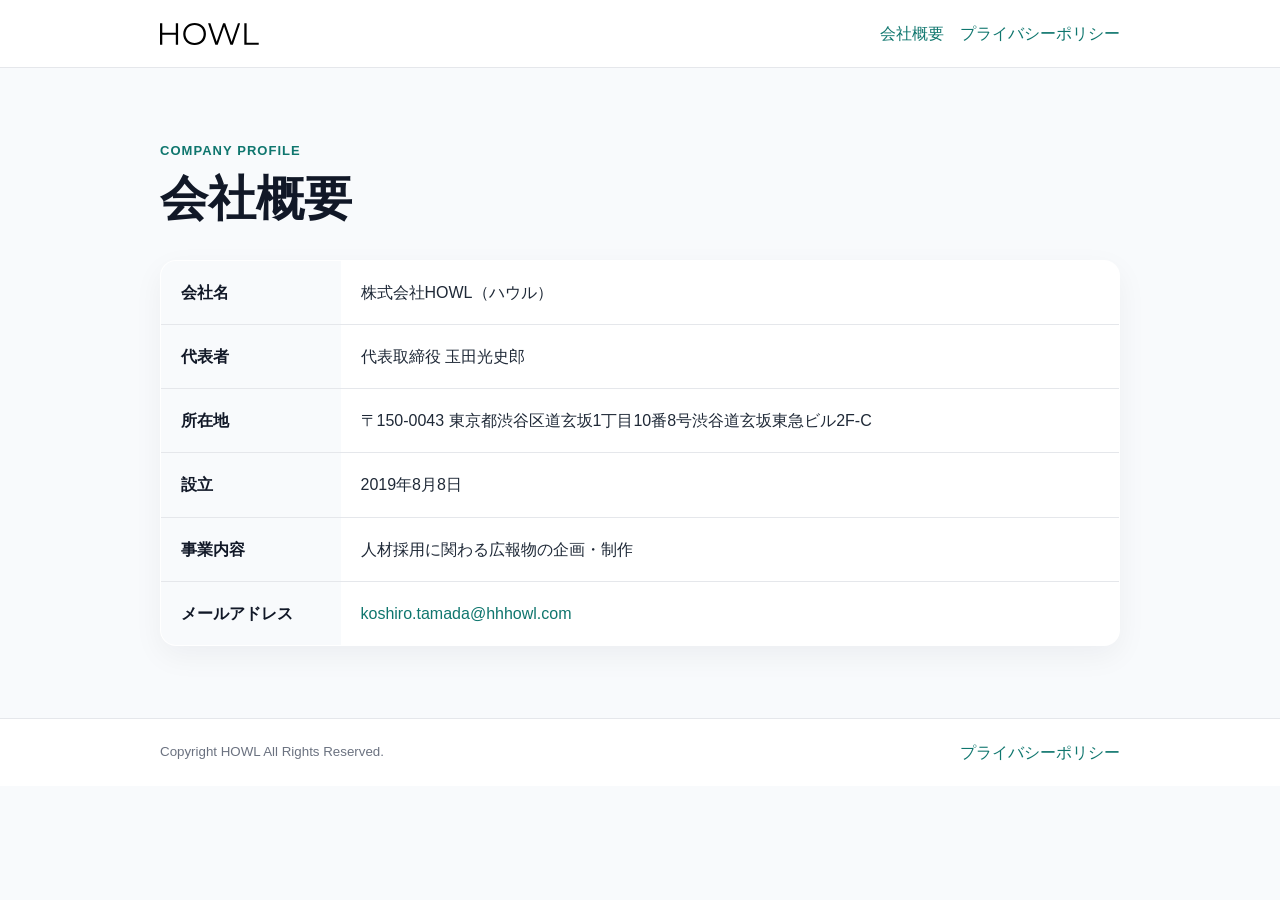
<file: index.html>
<!DOCTYPE html>
<html lang="ja">
<head>
  <meta charset="UTF-8">
  <meta name="viewport" content="width=device-width, initial-scale=1.0">
  <title>株式会社HOWL | 会社概要</title>
  <meta name="description" content="株式会社HOWLの会社概要ページです。">
  <link rel="stylesheet" href="styles.css">
</head>
<body>
  <header class="site-header">
    <div class="container">
      <a class="site-title" href="./" aria-label="株式会社HOWL ホーム">
        <img src="howl-logo.svg" alt="株式会社HOWL" class="site-logo">
      </a>
      <nav class="site-nav" aria-label="グローバルナビゲーション">
        <a href="./">会社概要</a>
        <a href="privacy.html">プライバシーポリシー</a>
      </nav>
    </div>
  </header>

  <main>
    <section class="hero">
      <div class="container">
        <p class="eyebrow">COMPANY PROFILE</p>
        <h1>会社概要</h1>
      </div>
    </section>

    <section class="content-section">
      <div class="container">
        <table class="profile-table">
          <tbody>
            <tr>
              <th scope="row">会社名</th>
              <td>株式会社HOWL（ハウル）</td>
            </tr>
            <tr>
              <th scope="row">代表者</th>
              <td>代表取締役 玉田光史郎</td>
            </tr>
            <tr>
              <th scope="row">所在地</th>
              <td>〒150-0043 東京都渋谷区道玄坂1丁目10番8号渋谷道玄坂東急ビル2F-C</td>
            </tr>
            <tr>
              <th scope="row">設立</th>
              <td>2019年8月8日</td>
            </tr>
            <tr>
              <th scope="row">事業内容</th>
              <td>人材採用に関わる広報物の企画・制作</td>
            </tr>
            <tr>
              <th scope="row">メールアドレス</th>
              <td><a href="mailto:koshiro.tamada@hhhowl.com">koshiro.tamada@hhhowl.com</a></td>
            </tr>
          </tbody>
        </table>
      </div>
    </section>
  </main>

  <footer class="site-footer">
    <div class="container footer-inner">
      <small>Copyright HOWL All Rights Reserved.</small>
      <a href="privacy.html">プライバシーポリシー</a>
    </div>
  </footer>
</body>
</html>
</file>
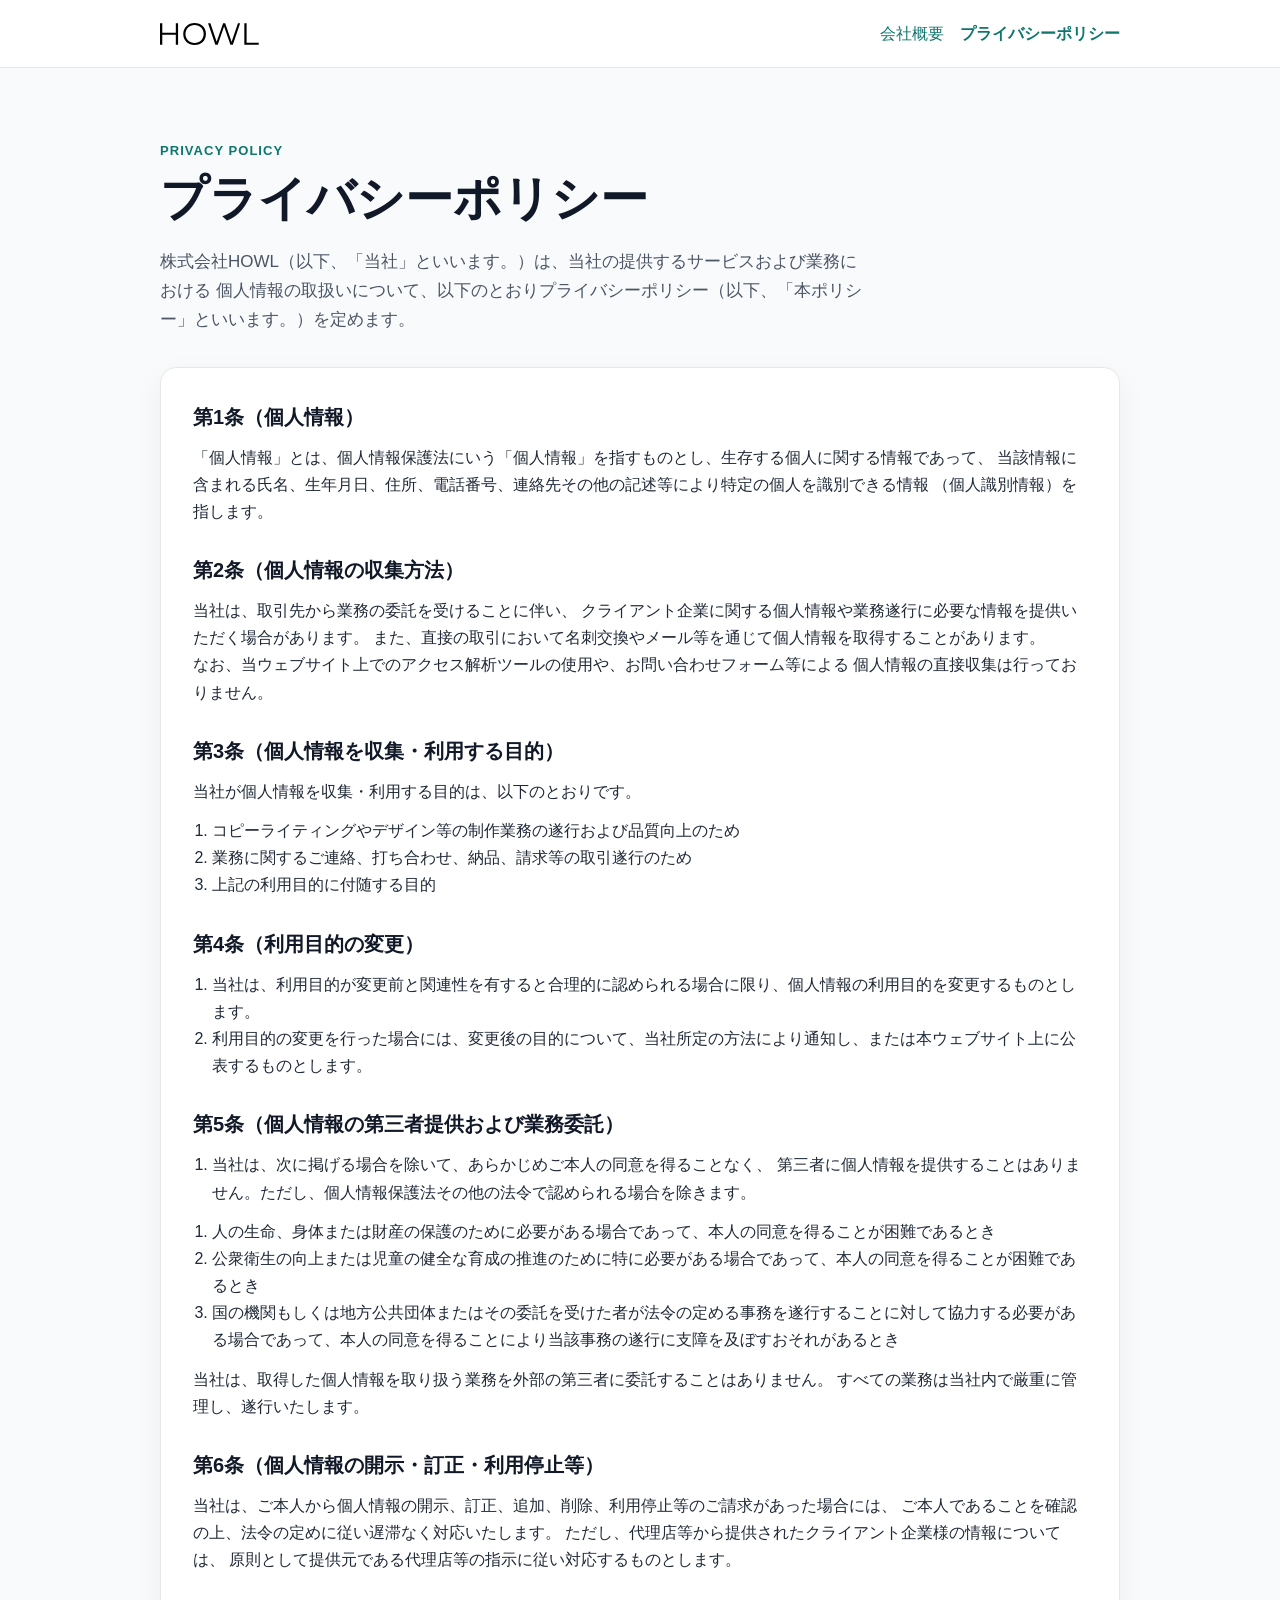
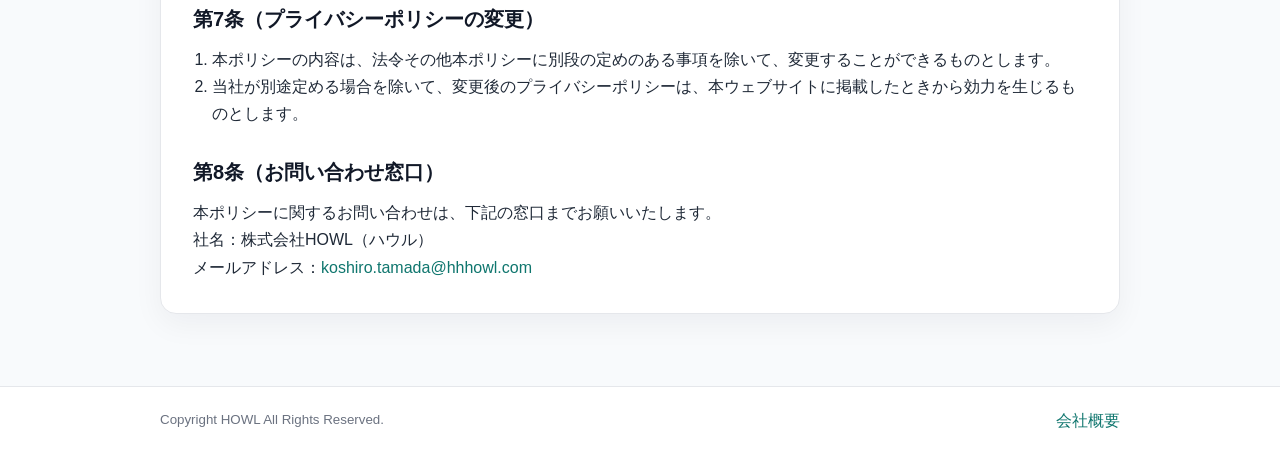
<file: privacy.html>
<!DOCTYPE html>
<html lang="ja">
<head>
  <meta charset="UTF-8">
  <meta name="viewport" content="width=device-width, initial-scale=1.0">
  <title>株式会社HOWL | プライバシーポリシー</title>
  <meta name="description" content="株式会社HOWLのプライバシーポリシーです。">
  <link rel="stylesheet" href="styles.css">
</head>
<body>
  <header class="site-header">
    <div class="container">
      <a class="site-title" href="./" aria-label="株式会社HOWL ホーム">
        <img src="howl-logo.svg" alt="株式会社HOWL" class="site-logo">
      </a>
      <nav class="site-nav" aria-label="グローバルナビゲーション">
        <a href="./">会社概要</a>
        <a href="privacy.html" aria-current="page">プライバシーポリシー</a>
      </nav>
    </div>
  </header>

  <main>
    <section class="hero">
      <div class="container">
        <p class="eyebrow">PRIVACY POLICY</p>
        <h1>プライバシーポリシー</h1>
        <p class="lead">
          株式会社HOWL（以下、「当社」といいます。）は、当社の提供するサービスおよび業務における
          個人情報の取扱いについて、以下のとおりプライバシーポリシー（以下、「本ポリシー」といいます。）を定めます。
        </p>
      </div>
    </section>

    <section class="content-section">
      <div class="container prose">
        <section>
          <h2>第1条（個人情報）</h2>
          <p>
            「個人情報」とは、個人情報保護法にいう「個人情報」を指すものとし、生存する個人に関する情報であって、
            当該情報に含まれる氏名、生年月日、住所、電話番号、連絡先その他の記述等により特定の個人を識別できる情報
            （個人識別情報）を指します。
          </p>
        </section>

        <section>
          <h2>第2条（個人情報の収集方法）</h2>
          <p>
            当社は、取引先から業務の委託を受けることに伴い、
            クライアント企業に関する個人情報や業務遂行に必要な情報を提供いただく場合があります。
            また、直接の取引において名刺交換やメール等を通じて個人情報を取得することがあります。
          </p>
          <p>
            なお、当ウェブサイト上でのアクセス解析ツールの使用や、お問い合わせフォーム等による
            個人情報の直接収集は行っておりません。
          </p>
        </section>

        <section>
          <h2>第3条（個人情報を収集・利用する目的）</h2>
          <p>当社が個人情報を収集・利用する目的は、以下のとおりです。</p>
          <ol>
            <li>コピーライティングやデザイン等の制作業務の遂行および品質向上のため</li>
            <li>業務に関するご連絡、打ち合わせ、納品、請求等の取引遂行のため</li>
            <li>上記の利用目的に付随する目的</li>
          </ol>
        </section>

        <section>
          <h2>第4条（利用目的の変更）</h2>
          <ol>
            <li>当社は、利用目的が変更前と関連性を有すると合理的に認められる場合に限り、個人情報の利用目的を変更するものとします。</li>
            <li>利用目的の変更を行った場合には、変更後の目的について、当社所定の方法により通知し、または本ウェブサイト上に公表するものとします。</li>
          </ol>
        </section>

        <section>
          <h2>第5条（個人情報の第三者提供および業務委託）</h2>
          <ol>
            <li>
              当社は、次に掲げる場合を除いて、あらかじめご本人の同意を得ることなく、
              第三者に個人情報を提供することはありません。ただし、個人情報保護法その他の法令で認められる場合を除きます。
            </li>
          </ol>
          <ol>
            <li>人の生命、身体または財産の保護のために必要がある場合であって、本人の同意を得ることが困難であるとき</li>
            <li>公衆衛生の向上または児童の健全な育成の推進のために特に必要がある場合であって、本人の同意を得ることが困難であるとき</li>
            <li>国の機関もしくは地方公共団体またはその委託を受けた者が法令の定める事務を遂行することに対して協力する必要がある場合であって、本人の同意を得ることにより当該事務の遂行に支障を及ぼすおそれがあるとき</li>
          </ol>
          <p>
            当社は、取得した個人情報を取り扱う業務を外部の第三者に委託することはありません。
            すべての業務は当社内で厳重に管理し、遂行いたします。
          </p>
        </section>

        <section>
          <h2>第6条（個人情報の開示・訂正・利用停止等）</h2>
          <p>
            当社は、ご本人から個人情報の開示、訂正、追加、削除、利用停止等のご請求があった場合には、
            ご本人であることを確認の上、法令の定めに従い遅滞なく対応いたします。
            ただし、代理店等から提供されたクライアント企業様の情報については、
            原則として提供元である代理店等の指示に従い対応するものとします。
          </p>
        </section>

        <section>
          <h2>第7条（プライバシーポリシーの変更）</h2>
          <ol>
            <li>本ポリシーの内容は、法令その他本ポリシーに別段の定めのある事項を除いて、変更することができるものとします。</li>
            <li>当社が別途定める場合を除いて、変更後のプライバシーポリシーは、本ウェブサイトに掲載したときから効力を生じるものとします。</li>
          </ol>
        </section>

        <section>
          <h2>第8条（お問い合わせ窓口）</h2>
          <p>本ポリシーに関するお問い合わせは、下記の窓口までお願いいたします。</p>
          <p>
            社名：株式会社HOWL（ハウル）<br>
            メールアドレス：<a href="mailto:koshiro.tamada@hhhowl.com">koshiro.tamada@hhhowl.com</a>
          </p>
        </section>

      </div>
    </section>
  </main>

  <footer class="site-footer">
    <div class="container footer-inner">
      <small>Copyright HOWL All Rights Reserved.</small>
      <a href="./">会社概要</a>
    </div>
  </footer>
</body>
</html>
</file>
<file: styles.css>
* {
  box-sizing: border-box;
}

html {
  color-scheme: light;
}

body {
  margin: 0;
  font-family: -apple-system, BlinkMacSystemFont, "Hiragino Sans", "Yu Gothic",
    sans-serif;
  line-height: 1.7;
  color: #1f2937;
  background: #f8fafc;
}

a {
  color: #0f766e;
  text-decoration: none;
}

a:hover {
  text-decoration: underline;
}

.container {
  width: min(960px, calc(100% - 32px));
  margin: 0 auto;
}

.site-header {
  background: #ffffff;
  border-bottom: 1px solid #e5e7eb;
}

.site-header .container,
.footer-inner {
  display: flex;
  align-items: center;
  justify-content: space-between;
  gap: 16px;
  padding: 20px 0;
}

.site-title {
  display: inline-flex;
  align-items: center;
  color: #111827;
}

.site-logo {
  display: block;
  width: auto;
  height: 22px;
  max-width: min(180px, 45vw);
}

.site-nav {
  display: flex;
  flex-wrap: wrap;
  gap: 16px;
}

.site-nav a[aria-current="page"] {
  font-weight: 700;
}

.hero {
  padding: 72px 0 32px;
}

.eyebrow {
  margin: 0 0 8px;
  font-size: 0.8125rem;
  font-weight: 700;
  letter-spacing: 0.08em;
  color: #0f766e;
}

h1 {
  margin: 0;
  font-size: clamp(2rem, 4vw, 3rem);
  line-height: 1.2;
  color: #111827;
}

.lead {
  max-width: 44rem;
  margin: 20px 0 0;
  font-size: 1.0625rem;
  color: #4b5563;
}

.content-section {
  padding: 0 0 72px;
}

.profile-table,
.prose {
  background: #ffffff;
  border: 1px solid #e5e7eb;
  border-radius: 16px;
  box-shadow: 0 10px 30px rgba(15, 23, 42, 0.05);
}

.profile-table {
  width: 100%;
  border-collapse: collapse;
  overflow: hidden;
}

.profile-table th,
.profile-table td {
  padding: 18px 20px;
  border-bottom: 1px solid #e5e7eb;
  text-align: left;
  vertical-align: top;
}

.profile-table tr:last-child th,
.profile-table tr:last-child td {
  border-bottom: 0;
}

.profile-table th {
  width: 180px;
  background: #f8fafc;
  font-weight: 700;
  color: #111827;
}

.prose {
  padding: 32px;
}

.prose section + section {
  margin-top: 28px;
}

.prose h2 {
  margin: 0 0 10px;
  font-size: 1.25rem;
  color: #111827;
}

.prose p,
.prose ul,
.prose ol {
  margin: 0;
}

.prose ul,
.prose ol {
  padding-left: 1.2rem;
}

.prose p + ol,
.prose p + ul,
.prose ol + p,
.prose ul + p,
.prose ol + ol {
  margin-top: 12px;
}

.updated-at {
  margin-top: 32px;
  font-size: 0.9375rem;
  color: #6b7280;
}

.site-footer {
  background: #ffffff;
  border-top: 1px solid #e5e7eb;
}

.site-footer small {
  color: #6b7280;
}

@media (max-width: 640px) {
  .site-header .container,
  .footer-inner {
    flex-direction: column;
    align-items: flex-start;
  }

  .hero {
    padding-top: 56px;
  }

  .profile-table,
  .profile-table tbody,
  .profile-table tr,
  .profile-table th,
  .profile-table td {
    display: block;
    width: 100%;
  }

  .profile-table th {
    padding-bottom: 8px;
    border-bottom: 0;
  }

  .profile-table td {
    padding-top: 0;
  }

  .prose {
    padding: 24px;
  }
}
</file>
